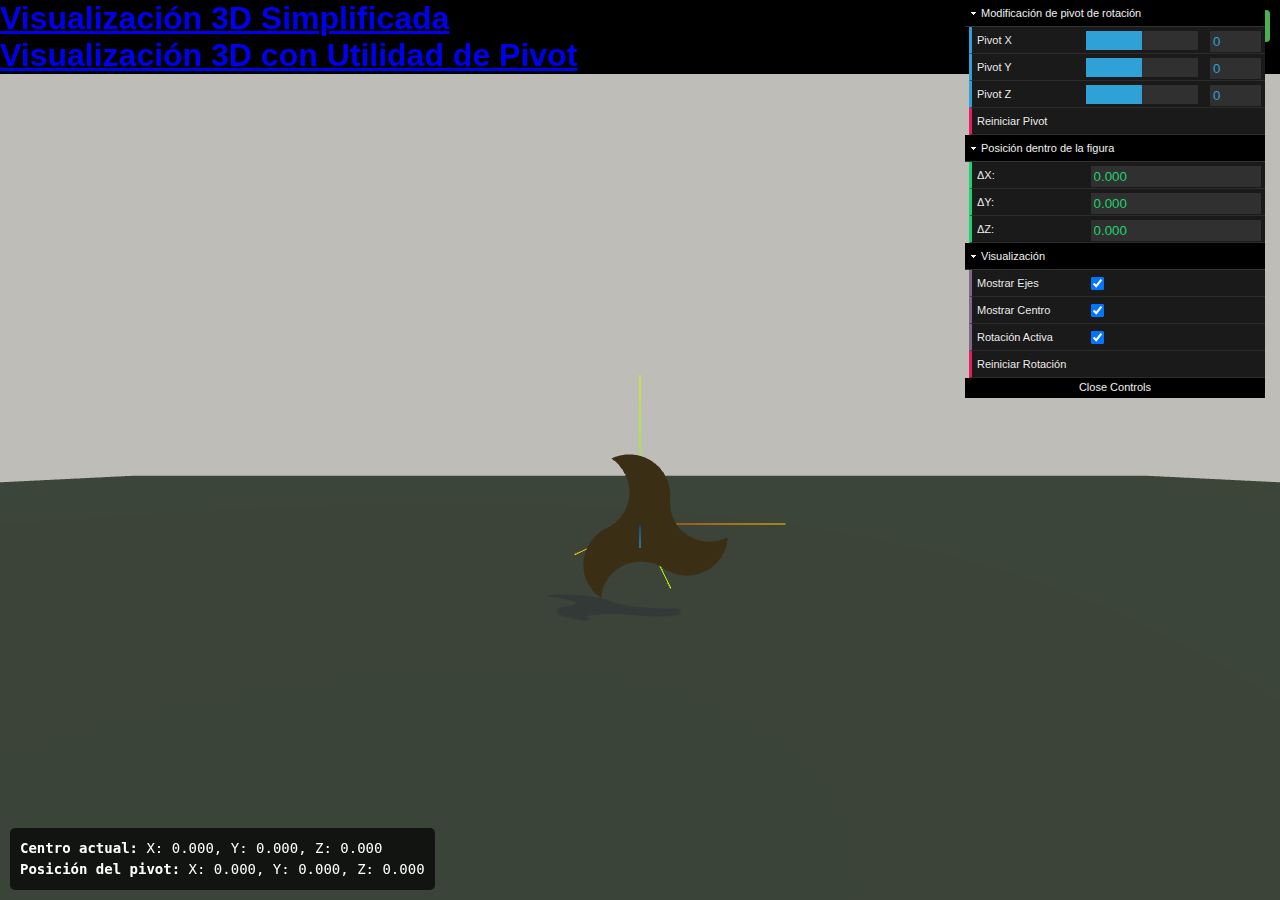
<file: index.html>
<!DOCTYPE html>
<html lang="es">
<head>
    <meta charset="UTF-8">
    <meta name="viewport" content="width=device-width, initial-scale=1.0">
    <title>Visualización 3D con Three.js</title>
    <link rel="stylesheet" href="css/styles.css">
</head>
<body>
    <div id="container">
       <h1> <a href="simple.html">Visualización 3D Simplificada</a></h1>
    <h1><a href="utilpivot.html">Visualización 3D con Utilidad de Pivot</a></h1>
    </div>
    
    <!-- Nuestros archivos JavaScript como módulos ES6 -->
    <script type="module" src="js/main.js"></script>
</body>
</html>
</file>
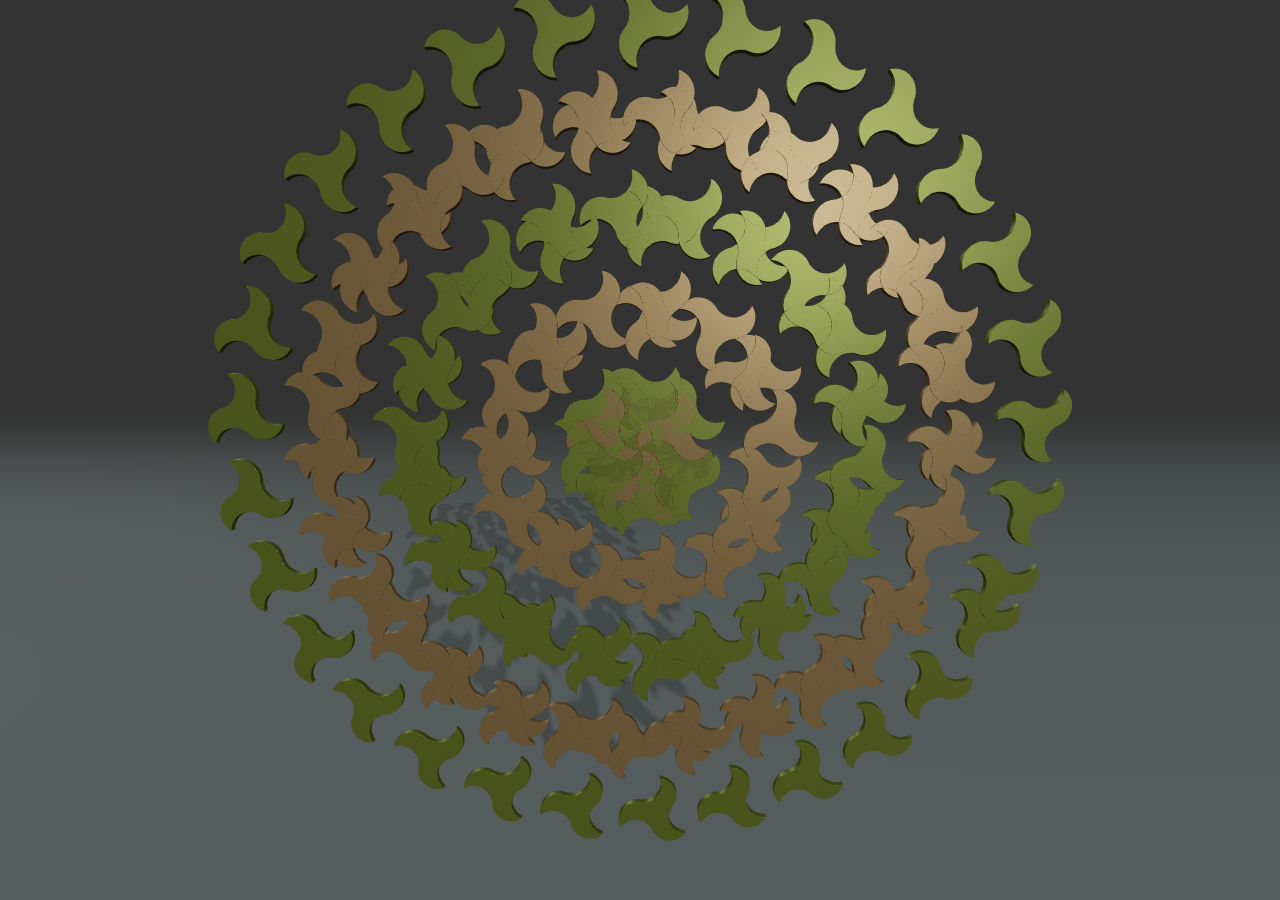
<file: celosia-mejorada.html>
<!DOCTYPE html>
<html lang="es">
<head>
    <meta charset="UTF-8">
    <meta name="viewport" content="width=device-width, initial-scale=1.0">
    <title>Celosía Mejorada - Visualización 3D de Pajaritas</title>
    <link rel="stylesheet" href="css/styles.css">
    <style>
        body { margin: 0; overflow: hidden; }
        #container { position: absolute; width: 100%; height: 100%; }
        #info {
            position: absolute;
            bottom: 20px;
            left: 20px;
            background: rgba(255, 255, 255, 0.7);
            padding: 10px;
            border-radius: 5px;
            font-family: Arial, sans-serif;
            font-size: 14px;
        }
    </style>
</head>
<body>
    <div id="container"></div>
    <div id="info" style="display: none;">
        <strong>Controles:</strong><br>
        <b>R</b>: Activar/detener rotación<br>
        <b>A</b>: Mostrar/ocultar marcadores y luces<br>
        <b>1/2</b>: Ajustar número de anillos<br>
        <b>3/4</b>: Ajustar distancia entre anillos<br>
        <b>5/6</b>: Ajustar escala<br>
        <b>7/8</b>: Ajustar altura Z<br>
        <b>9/0</b>: Ajustar offset angular<br>
        <b>-/+</b>: Ajustar desplazamiento radial<br>
        <b>F/G</b>: Ajustar densidad de pajaritas por anillo<br>
        <b>N</b>: Cambiar tipo de niebla (Ninguna/Lineal/Exponencial)<br>
        <b>M</b>: Aumentar densidad de niebla<br>
        <b>L</b>: Disminuir densidad de niebla<br>
        <b>H</b>: Mostrar/ocultar este panel<br>
    </div>

    <script type="module" src="js/celosia-mejorada.js"></script>
</body>
</html>
</file>
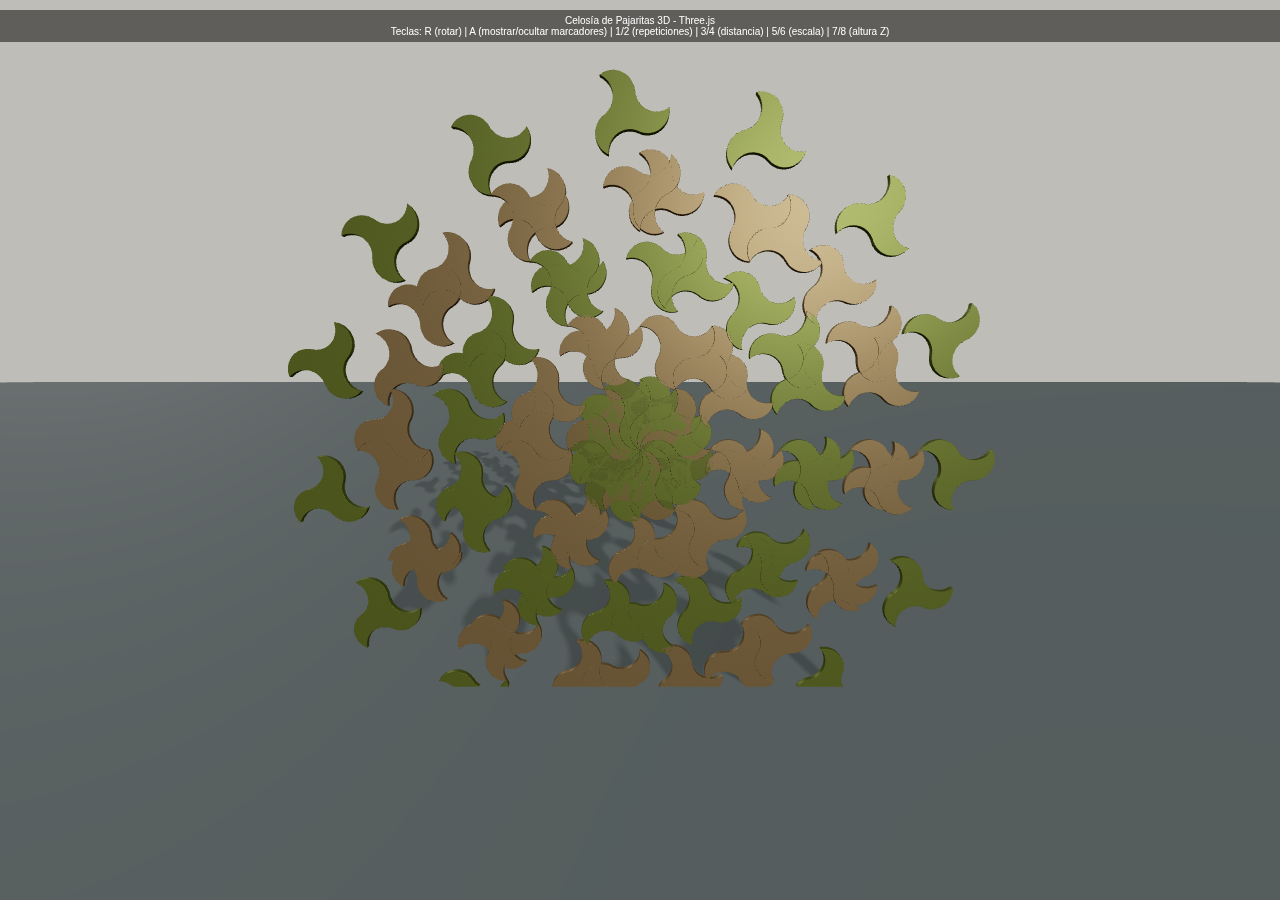
<file: celosia.html>
<!DOCTYPE html>
<html lang="es">
<head>
    <meta charset="UTF-8">
    <meta name="viewport" content="width=device-width, initial-scale=1.0">
    <title>Celosía de Pajaritas 3D - Three.js</title>
    <link rel="stylesheet" href="css/styles.css">
    <style>
        body {
            margin: 0;
            overflow: hidden;
        }
        #container {
            position: absolute;
            width: 100%;
            height: 100%;
        }
        #info {
            position: absolute;
            top: 10px;
            width: 100%;
            text-align: center;
            color: white;
            font-family: Arial, sans-serif;
            font-size: 10px;
            background-color: rgba(0,0,0,0.5);
            padding: 5px;
            z-index: 100;
        }
    </style>
</head>
<body>
    <div id="container"></div>
    <div id="info">
        <p>Celosía de Pajaritas 3D - Three.js</p>
        <p>Teclas: R (rotar) | A (mostrar/ocultar marcadores) | 1/2 (repeticiones) | 3/4 (distancia) | 5/6 (escala) | 7/8 (altura Z)</p>
    </div>
    
    <script type="module" src="js/celosia-main.js"></script>
</body>
</html>
</file>
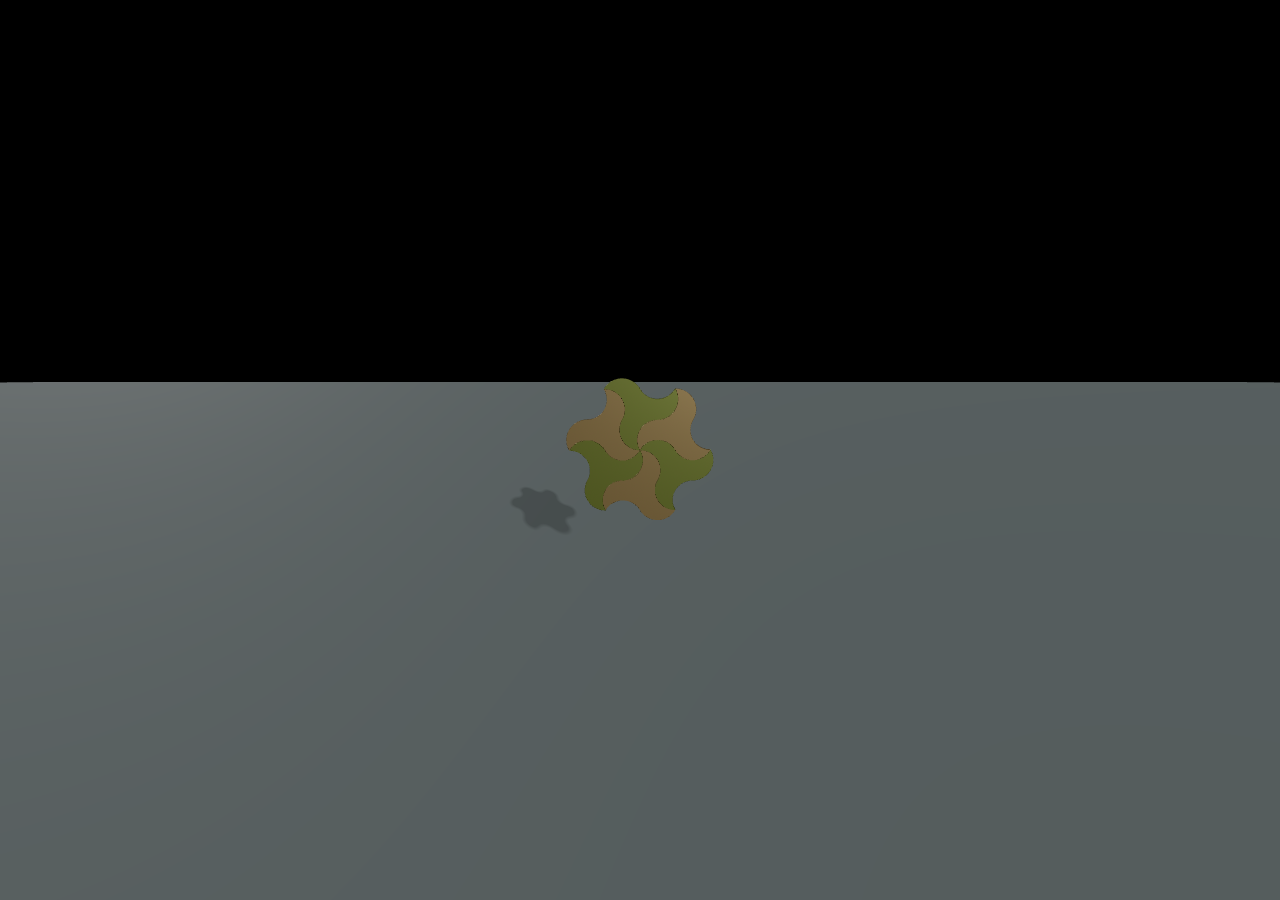
<file: simple.html>
<!DOCTYPE html>
<html lang="es">
<head>
    <meta charset="UTF-8">
    <meta name="viewport" content="width=device-width, initial-scale=1.0">
    <title>Visualización 3D - Seis Pajaritas en Círculo</title>
    <link rel="stylesheet" href="css/styles.css">
    <style>
        body { margin: 0; }
        #container { 
            width: 100%; 
            height: 100vh; 
            overflow: hidden;
            position: relative;
        }
    </style>
</head>
<body>
    <div id="container"></div>
    
    <script type="importmap">
        {
            "imports": {
                "three": "./js/lib/three.module.js",
                "three/examples/jsm/controls/OrbitControls": "./js/lib/examples/jsm/controls/OrbitControls.js",
                "three/examples/jsm/loaders/GLTFLoader": "./js/lib/examples/jsm/loaders/GLTFLoader.js",
                "three/examples/jsm/loaders/SVGLoader": "./js/lib/examples/jsm/loaders/SVGLoader.js"
            }
        }
    </script>
    
    <script type="module" src="./js/simple-main.js"></script>
</body>
</html>
</file>
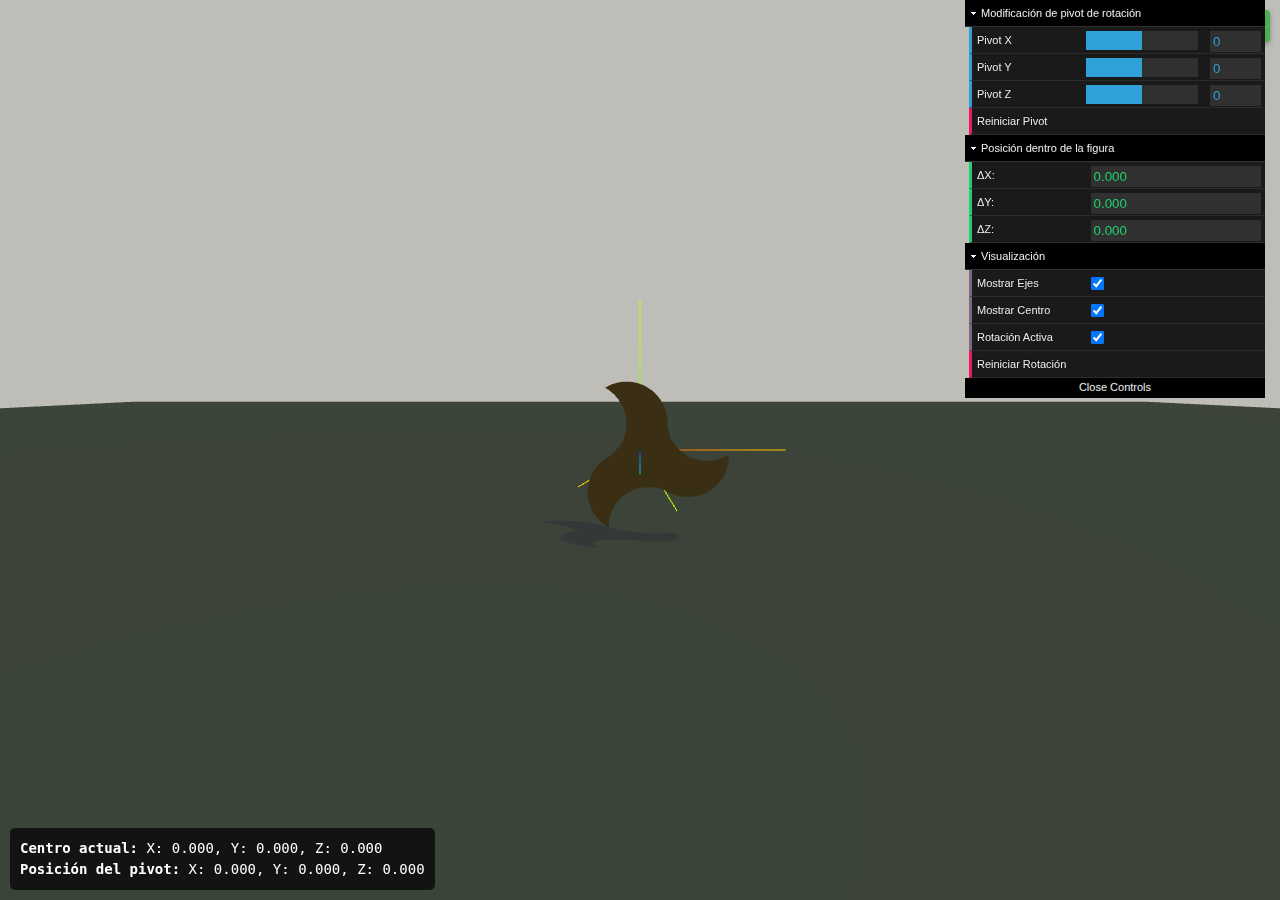
<file: utilpivot.html>
<!DOCTYPE html>
<html lang="es">
<head>
    <meta charset="UTF-8">
    <meta name="viewport" content="width=device-width, initial-scale=1.0">
    <title>Visualización 3D con Three.js</title>
    <link rel="stylesheet" href="css/styles.css">
</head>
<body>
    <div id="container"></div>
    
    <!-- Nuestros archivos JavaScript como módulos ES6 -->
    <script type="module" src="js/main.js"></script>
</body>
</html>
</file>
<file: css/styles.css>
:root {
    --primary-100: #C9A66B;
    --primary-200: #aa8a50;
    --primary-300: #664c14;
    --accent-100: #7D8A2E;
    --accent-200: #273300;
    --text-100: #333333;
    --text-200: #5c5c5c;
    --bg-100: #F2EFE9;
    --bg-200: #e8e5df;
    --bg-300: #bfbdb7;
}

* {
    margin: 0;
    padding: 0;
    box-sizing: border-box;
}

body {
    font-family: 'Arial', sans-serif;
    overflow: hidden;
    background-color: #000;
}

#container {
    position: fixed;
    top: 0;
    left: 0;
    width: 100%;
    height: 100%;
}

/* Estilos adicionales para UI si es necesario */
.info {
    position: absolute;
    top: 10px;
    left: 10px;
    background: rgba(0, 0, 0, 0.7);
    color: white;
    padding: 10px;
    border-radius: 5px;
    font-size: 14px;
    z-index: 100;
}
</file>
